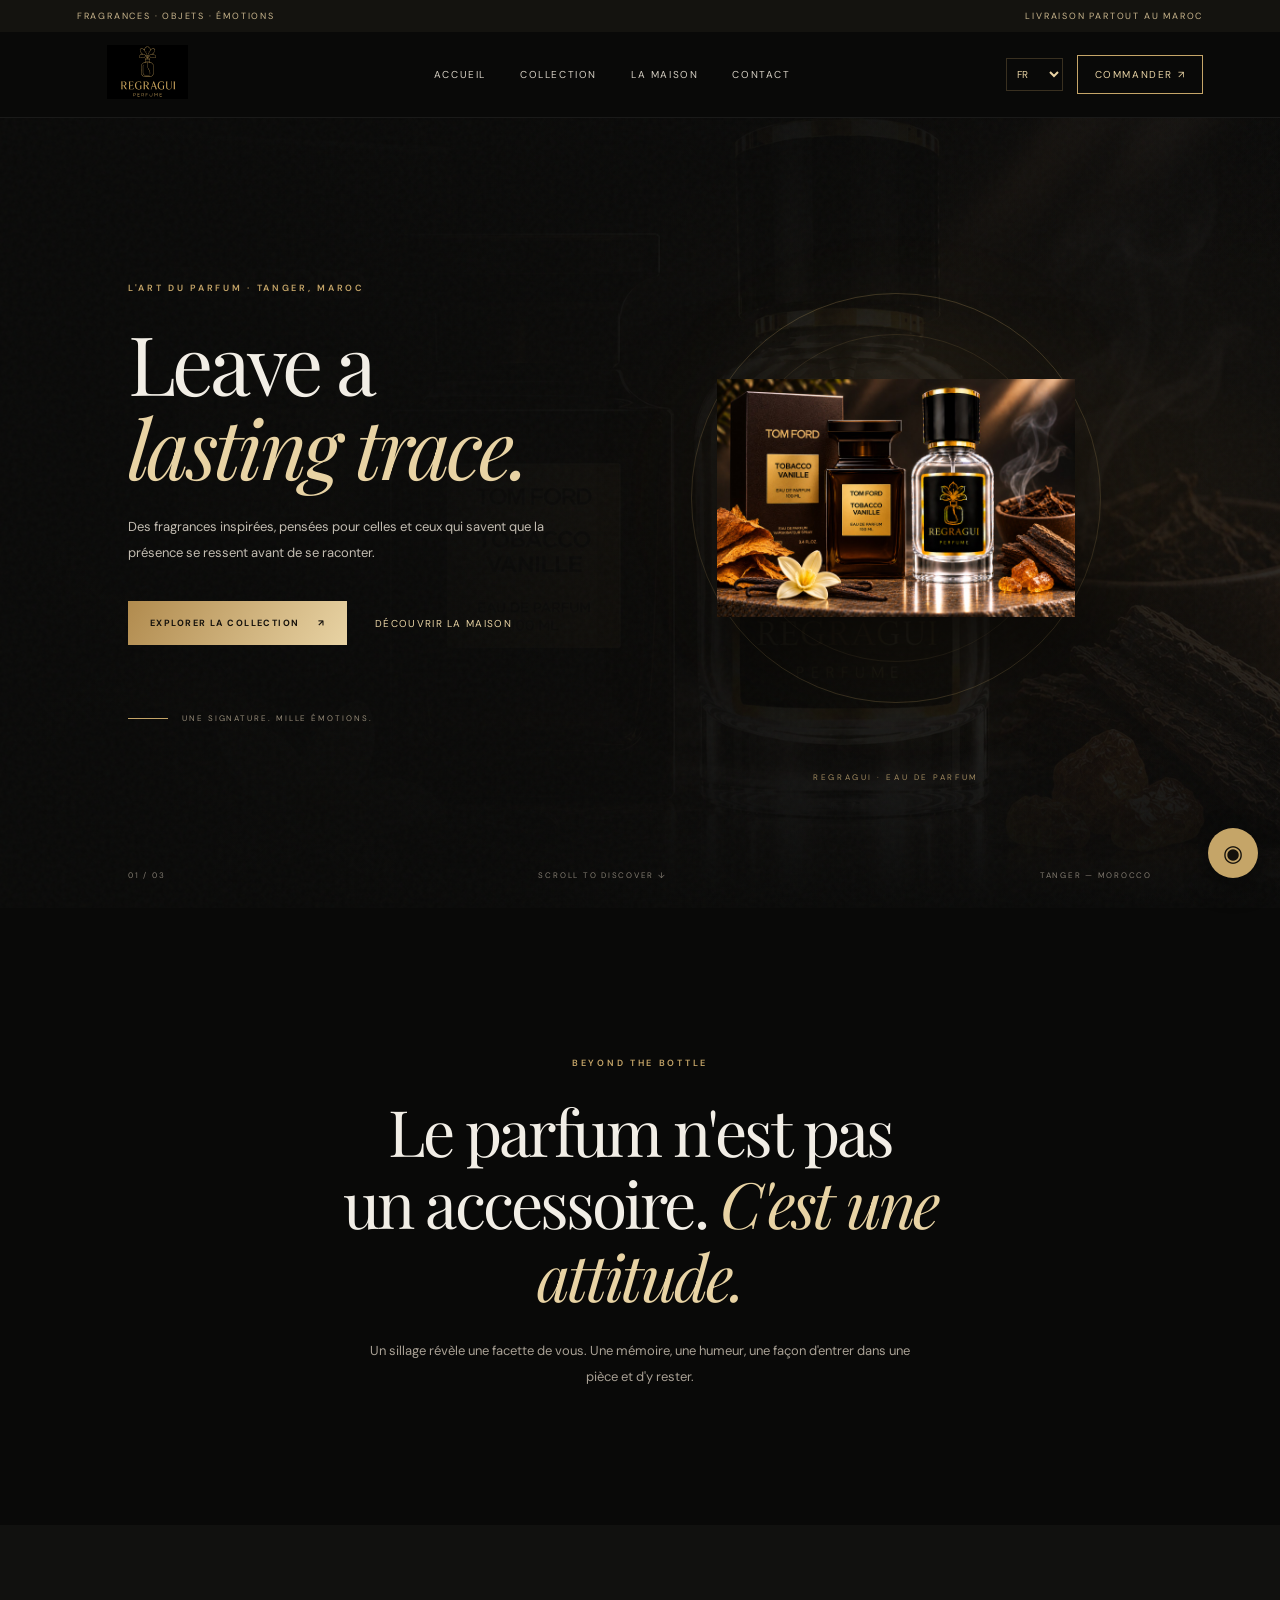
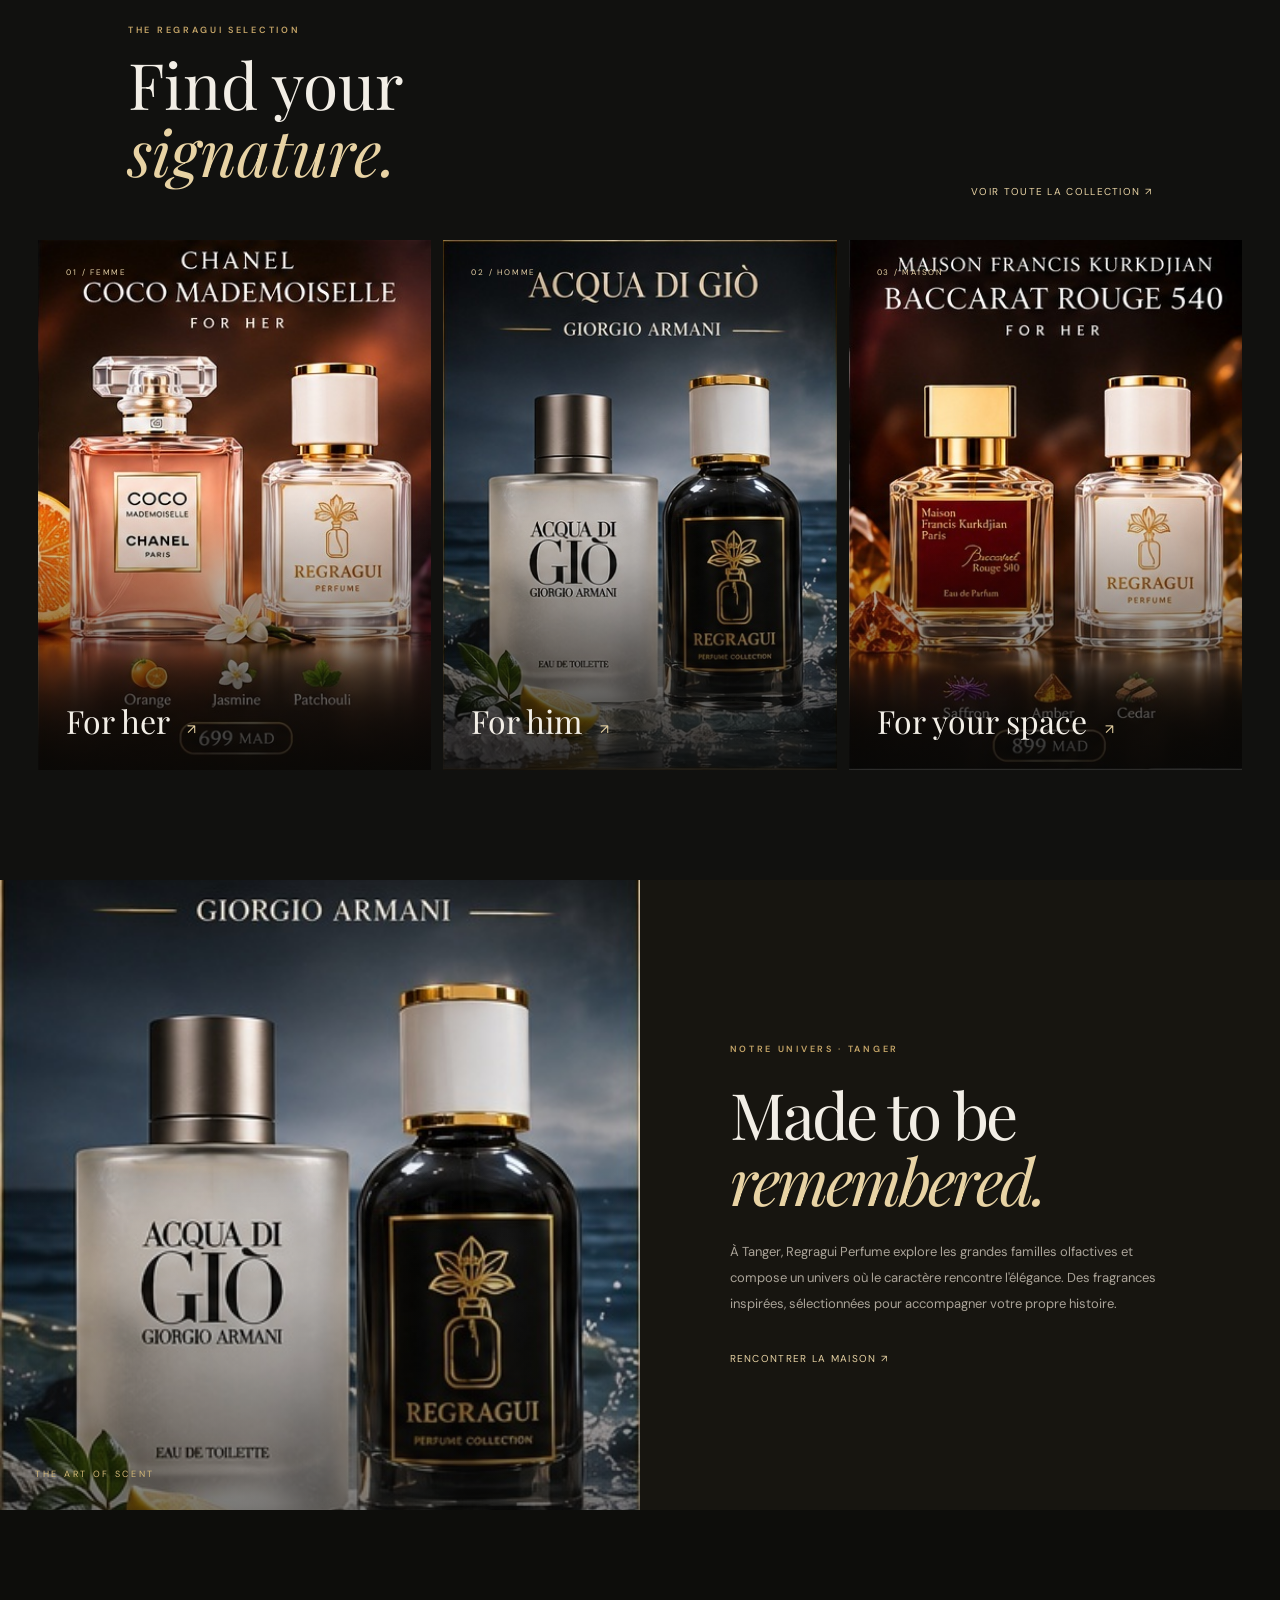
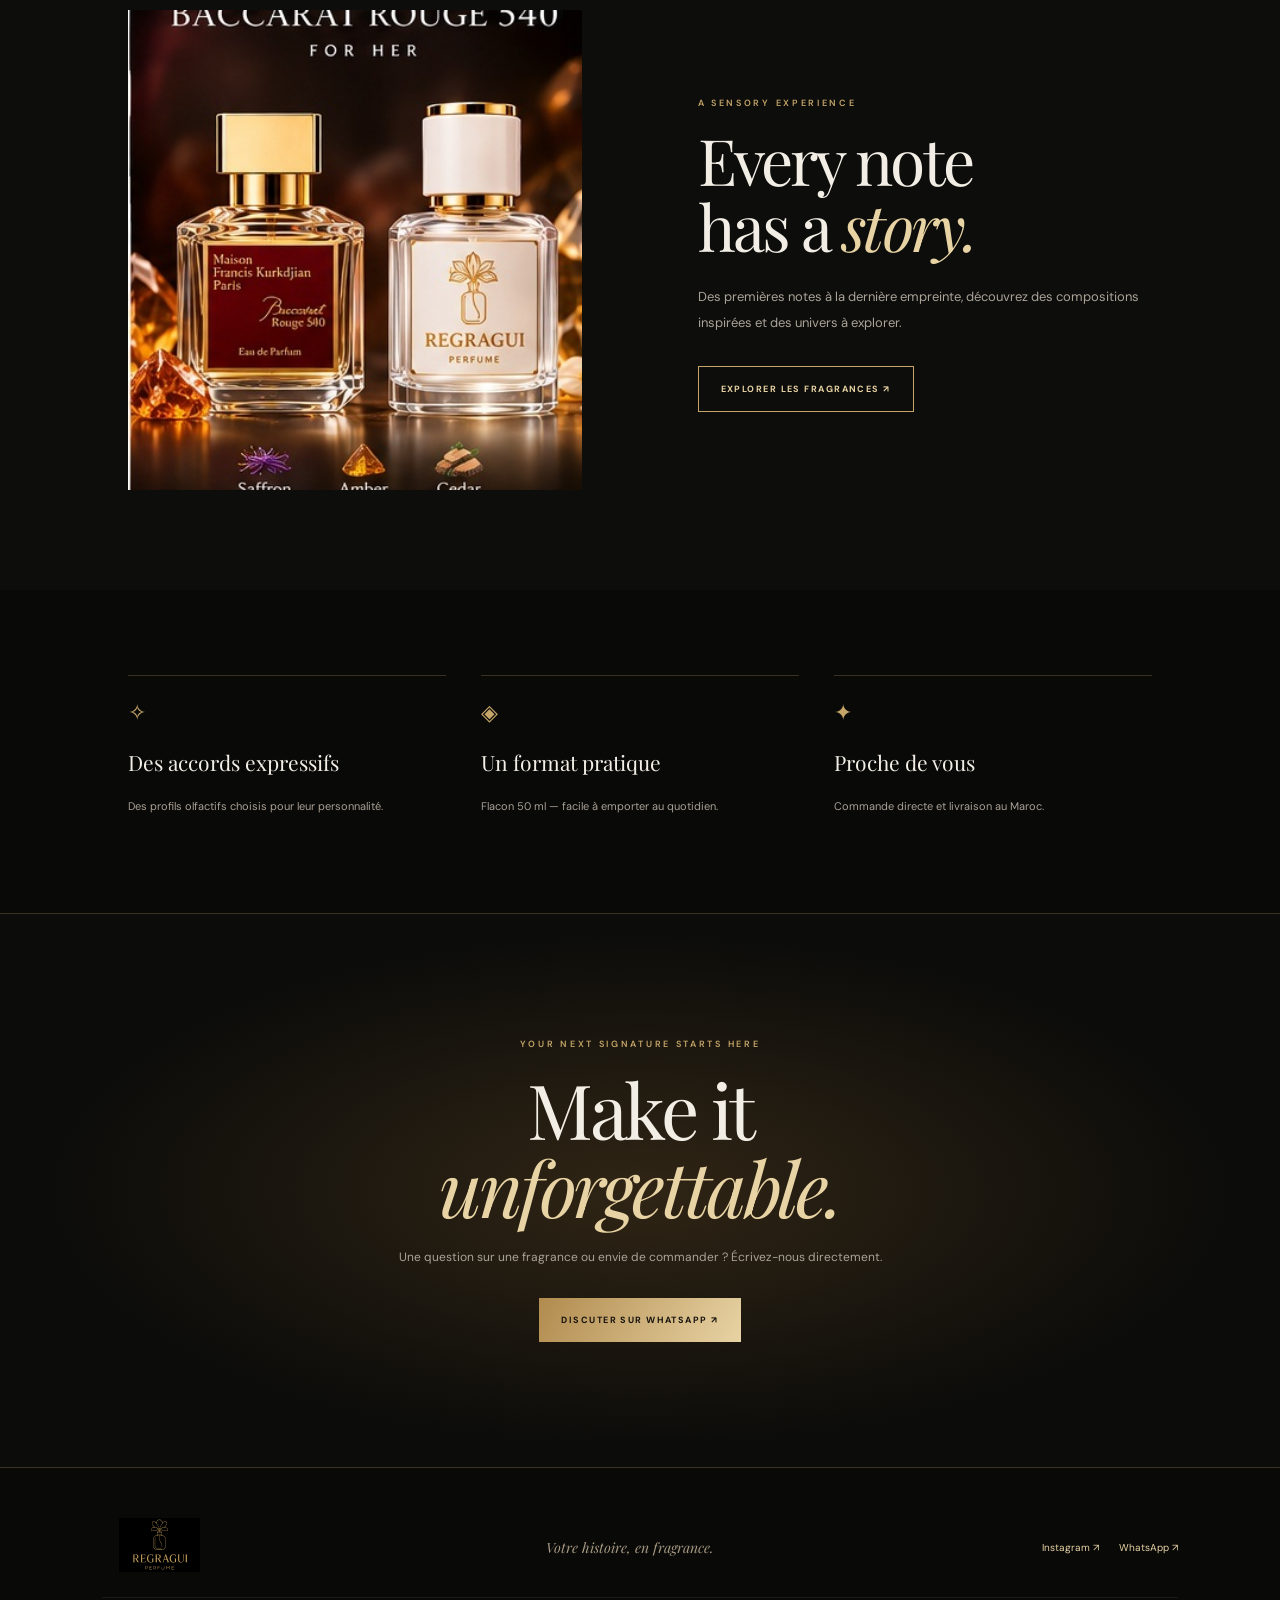
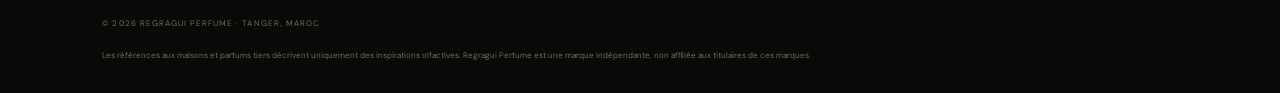
<file: index.html>
<!doctype html>
<html lang="fr">
<head>
<meta charset="utf-8"><meta name="viewport" content="width=device-width,initial-scale=1"><meta name="theme-color" content="#090908">
<meta name="description" content="Regragui Perfume — fragrances inspirées, imaginées à Tanger, Maroc."><title>REGRAGUI — The art of leaving a trace</title>
<link rel="preconnect" href="https://fonts.googleapis.com"><link rel="preconnect" href="https://fonts.gstatic.com" crossorigin>
<link href="https://fonts.googleapis.com/css2?family=DM+Sans:wght@400;500;600;700&family=Playfair+Display:ital,wght@0,400;0,500;0,600;1,400;1,500&display=swap" rel="stylesheet">
<link rel="stylesheet" href="styles.css">
</head>
<body class="preview-v2">
<div class="preloader" id="preloader"><img class="preloader-logo" src="assets/regragui-official-logo.svg" alt="Regragui Perfume"><span class="preloader-line"></span><small>THE ART OF FRAGRANCE · TANGER</small></div>
<div class="announcement"><span>FRAGRANCES · OBJETS · ÉMOTIONS</span><span>Livraison partout au Maroc</span></div>
<header class="site-header">
<a class="brand" href="#home"><img class="brand-logo" src="assets/regragui-official-logo.svg" alt="Regragui Perfume"></a>
<button class="menu-toggle" id="menuToggle" aria-label="Menu" aria-expanded="false">☰</button>
<nav class="main-nav" id="mainNav"><a href="#home">Accueil</a><a href="catalogue.html#collection">Collection</a><a href="#story">La maison</a><a href="#contact">Contact</a></nav>
<div class="header-actions"><label class="language-label" for="languageSelect">Language</label><select id="languageSelect" aria-label="Language"><option value="fr">FR</option><option value="ar">عربي</option><option value="en">EN</option></select><a class="header-order" href="https://wa.me/212766384091" target="_blank" rel="noopener">Commander ↗</a></div>
</header>
<main>
<section class="hero hero-video-background" id="home">
<video class="hero-background-video" autoplay muted loop playsinline preload="metadata" poster="assets/tom-ford-tobacco-vanille-top-seller.jpg"><source src="assets/regragui-hero-background.mov"></video>
<div class="hero-film"></div><div class="hero-grain"></div>
<div class="hero-copy reveal"><p class="eyebrow">L'ART DU PARFUM · TANGER, MAROC</p><h1>Leave a<br><em>lasting trace.</em></h1><p class="hero-description">Des fragrances inspirées, pensées pour celles et ceux qui savent que la présence se ressent avant de se raconter.</p>
<div class="hero-buttons"><a class="button button-gold" href="catalogue.html#collection">Explorer la collection <span>↗</span></a><a class="text-link" href="#story">Découvrir la maison</a></div>
<div class="hero-signature"><i></i><span>UNE SIGNATURE. MILLE ÉMOTIONS.</span></div></div>
<div class="hero-object reveal"><div class="orbit orbit-a"></div><div class="orbit orbit-b"></div><div class="object-light"></div><img src="assets/tom-ford-tobacco-vanille-top-seller.jpg" alt="Flacon Regragui Perfume" class="hero-bottle-photo"><span class="object-caption">REGRAGUI · EAU DE PARFUM</span></div>
<div class="hero-bottom"><span>01 / 03</span><span>SCROLL TO DISCOVER ↓</span><span>TANGER — MOROCCO</span></div>
</section>
<section class="manifesto section-wrap reveal"><p class="eyebrow">BEYOND THE BOTTLE</p><h2>Le parfum n'est pas<br>un accessoire. <em>C'est une attitude.</em></h2><p>Un sillage révèle une facette de vous. Une mémoire, une humeur, une façon d'entrer dans une pièce et d'y rester.</p></section>
<section class="signature-section">
<div class="signature-heading section-wrap reveal"><div><p class="eyebrow">THE REGRAGUI SELECTION</p><h2>Find your<br><em>signature.</em></h2></div><a class="text-link" href="catalogue.html#collection">Voir toute la collection ↗</a></div>
<div class="signature-grid">
<a class="signature-tile tile-women reveal" href="catalogue.html#collection"><img src="assets/chanel-coco-mademoiselle.jpg" alt="Collection féminine Regragui"><span class="tile-index">01 / FEMME</span><span class="tile-title">For her <i>↗</i></span></a>
<a class="signature-tile tile-men reveal" href="catalogue.html#collection"><img src="assets/armani-acqua-di-gio.jpg" alt="Collection masculine Regragui"><span class="tile-index">02 / HOMME</span><span class="tile-title">For him <i>↗</i></span></a>
<a class="signature-tile tile-home reveal" href="catalogue.html#collection"><img src="assets/maison-francis-kurkdjian-baccarat-rouge-540.jpg" alt="Collection maison Regragui"><span class="tile-index">03 / MAISON</span><span class="tile-title">For your space <i>↗</i></span></a>
</div></section>
<section class="craft-section" id="story"><div class="craft-image craft-photo reveal"><img src="assets/armani-acqua-di-gio.jpg" alt="L'univers olfactif Regragui"><span class="craft-image-caption">THE ART OF SCENT</span></div><div class="craft-copy reveal"><p class="eyebrow">NOTRE UNIVERS · TANGER</p><h2>Made to be<br><em>remembered.</em></h2><p>À Tanger, Regragui Perfume explore les grandes familles olfactives et compose un univers où le caractère rencontre l'élégance. Des fragrances inspirées, sélectionnées pour accompagner votre propre histoire.</p><a class="text-link" href="#contact">Rencontrer la maison ↗</a></div></section>
<section class="editorial-band"><div class="editorial-image reveal"><img src="assets/maison-francis-kurkdjian-baccarat-rouge-540.jpg" alt="L’univers parfumé Regragui"></div><div class="editorial-copy reveal"><p class="eyebrow">A SENSORY EXPERIENCE</p><h2>Every note<br>has a <em>story.</em></h2><p>Des premières notes à la dernière empreinte, découvrez des compositions inspirées et des univers à explorer.</p><a class="button button-outline" href="catalogue.html#collection">Explorer les fragrances ↗</a></div></section>
<section class="promise section-wrap"><div class="reveal"><span>✧</span><h3>Des accords expressifs</h3><p>Des profils olfactifs choisis pour leur personnalité.</p></div><div class="reveal"><span>◈</span><h3>Un format pratique</h3><p>Flacon 50 ml — facile à emporter au quotidien.</p></div><div class="reveal"><span>✦</span><h3>Proche de vous</h3><p>Commande directe et livraison au Maroc.</p></div></section>
<section class="contact-band reveal" id="contact"><p class="eyebrow">YOUR NEXT SIGNATURE STARTS HERE</p><h2>Make it<br><em>unforgettable.</em></h2><p>Une question sur une fragrance ou envie de commander ? Écrivez-nous directement.</p><a class="button button-gold" href="https://wa.me/212766384091?text=Salam%20Regragui%20Perfume%2C%20je%20souhaite%20avoir%20des%20informations." target="_blank" rel="noopener">Discuter sur WhatsApp ↗</a></section>
</main>
<footer class="site-footer"><a class="brand footer-brand" href="#home"><img class="brand-logo footer-logo" src="assets/regragui-official-logo.svg" alt="Regragui Perfume"></a><p>Votre histoire, en fragrance.</p><div class="footer-links"><a href="https://www.instagram.com/regraguiperfume/" target="_blank" rel="noopener">Instagram ↗</a><a href="https://wa.me/212766384091" target="_blank" rel="noopener">WhatsApp ↗</a></div><small>© <span id="year"></span> REGRAGUI PERFUME · TANGER, MAROC</small><small class="disclaimer">Les références aux maisons et parfums tiers décrivent uniquement des inspirations olfactives. Regragui Perfume est une marque indépendante, non affiliée aux titulaires de ces marques.</small></footer>
<a class="floating-whatsapp" href="https://wa.me/212766384091" target="_blank" rel="noopener" aria-label="WhatsApp">◉</a>
<script>
(()=> {
 const init=()=>{
  const preloader=document.getElementById('preloader');
  if(preloader) window.setTimeout(()=>preloader.classList.add('loaded'),650);
  const revealItems=[...document.querySelectorAll('.reveal')];
  if('IntersectionObserver' in window){
   const observer=new IntersectionObserver(entries=>{
    entries.forEach(entry=>{
     if(entry.isIntersecting){entry.target.classList.add('is-visible');observer.unobserve(entry.target);}
    });
   },{threshold:0.08,rootMargin:'0px 0px -30px 0px'});
   revealItems.forEach(el=>observer.observe(el));
  } else { revealItems.forEach(el=>el.classList.add('is-visible')); }
  const video=document.querySelector('.hero-background-video');
  if(video){
   video.muted=true;video.playsInline=true;video.loop=true;
   const play=video.play();if(play&&play.catch)play.catch(()=>{video.classList.add('video-unavailable');});
   video.addEventListener('error',()=>video.classList.add('video-unavailable'));
  }
  const year=document.getElementById('year');if(year)year.textContent=new Date().getFullYear();
 };
 if(document.readyState==='loading')document.addEventListener('DOMContentLoaded',init,{once:true});else init();
})();
</script><script src="script.js"></script>
</body></html>
</file>
<file: styles.css>
:root{--black:#090908;--panel:#11110f;--gold:#c5a568;--gold2:#e8d3a4;--ivory:#f2eee6;--muted:#aaa398;--line:rgba(197,165,104,.25);--serif:"Playfair Display",Georgia,serif;--sans:"DM Sans",Arial,sans-serif}*{box-sizing:border-box}html{scroll-behavior:smooth}body{margin:0;background:var(--black);color:var(--ivory);font:15px var(--sans)}a{color:inherit;text-decoration:none}.announcement{display:flex;justify-content:space-between;padding:10px 6vw;background:#14130f;color:#cbb78e;font-size:9px;letter-spacing:.2em;text-transform:uppercase}.site-header{height:86px;padding:0 6vw;display:flex;align-items:center;justify-content:space-between;border-bottom:1px solid #ffffff12;position:relative;z-index:8;background:#090908}.brand-logo{width:142px;height:auto;max-height:54px;object-fit:contain}.main-nav{display:flex;gap:34px}.main-nav a,.header-actions{font-size:10px;letter-spacing:.16em;text-transform:uppercase}.main-nav a{color:#d5cfc3;transition:color .3s}.main-nav a:hover,.footer-links a:hover{color:var(--gold2)}.header-actions{display:flex;align-items:center;gap:14px}.language-label{position:absolute;clip:rect(0,0,0,0)}select{background:#090908;color:var(--gold2);border:1px solid var(--line);padding:8px 6px;font:inherit}select option{background:#111;color:white}.header-order{border:1px solid var(--gold);padding:12px 17px;color:var(--gold2)}.menu-toggle{display:none;background:none;border:0;color:var(--gold);font-size:24px}.hero{height:min(850px,calc(100vh - 110px));min-height:690px;position:relative;display:grid;grid-template-columns:1fr 1fr;align-items:center;padding:65px 10vw 95px;overflow:hidden;background:radial-gradient(ellipse at 74% 46%,#3a2c19 0%,#17140f 28%,#090908 67%)}.hero-background-video{position:absolute;inset:0;width:100%;height:100%;object-fit:cover;opacity:.27;filter:brightness(.6) saturate(.65)}.hero-film{position:absolute;inset:0;background:linear-gradient(90deg,#090908 0%,rgba(9,9,8,.92) 36%,rgba(9,9,8,.28) 100%),linear-gradient(0deg,#090908 0%,transparent 22%,transparent 80%,#09090866)}.hero-grain{position:absolute;inset:0;opacity:.12;pointer-events:none;background-image:url("data:image/svg+xml,%3Csvg viewBox='0 0 180 180' xmlns='http://www.w3.org/2000/svg'%3E%3Cfilter id='n'%3E%3CfeTurbulence type='fractalNoise' baseFrequency='.9' numOctaves='3' stitchTiles='stitch'/%3E%3C/filter%3E%3Crect width='100%25' height='100%25' filter='url(%23n)' opacity='.24'/%3E%3C/svg%3E")}.hero-copy{position:relative;z-index:2;max-width:550px}.eyebrow{font-size:9px;letter-spacing:.3em;color:var(--gold);font-weight:600}.hero h1,.manifesto h2,.craft-copy h2,.editorial-copy h2,.contact-band h2{font:400 clamp(50px,6.4vw,88px)/1.03 var(--serif);letter-spacing:-.045em;margin:26px 0}.hero h1 em,.manifesto h2 em,.craft-copy h2 em,.editorial-copy h2 em,.contact-band h2 em{color:var(--gold2);font-weight:400}.hero-description{color:#c3bdb2;line-height:2;max-width:420px;font-size:13px}.hero-buttons{display:flex;align-items:center;gap:28px;margin-top:35px}.button{display:inline-flex;align-items:center;justify-content:center;gap:18px;padding:16px 22px;font-size:9px;letter-spacing:.16em;text-transform:uppercase;font-weight:700;transition:transform .35s,background .35s,letter-spacing .35s}.button:hover{transform:translateY(-4px);letter-spacing:.2em}.button-gold{background:linear-gradient(120deg,#b18b4e,#e8d3a4);color:#17130d}.button-outline{border:1px solid var(--gold);color:var(--gold2)}.text-link{font-size:10px;letter-spacing:.13em;color:var(--gold2);text-transform:uppercase}.hero-signature{display:flex;align-items:center;gap:14px;color:#968b78;font-size:8px;letter-spacing:.24em;margin-top:68px}.hero-signature i{width:40px;height:1px;background:var(--gold)}.hero-object{height:100%;min-height:480px;position:relative;display:grid;place-items:center;z-index:1}.hero-bottle-photo{position:relative;z-index:2;width:min(70%,390px);height:min(75%,570px);object-fit:contain;filter:drop-shadow(0 35px 50px #000c);animation:bottleFloat 7s ease-in-out infinite}.orbit{position:absolute;border:1px solid #c5a56840;border-radius:50%;width:min(80%,500px);aspect-ratio:1;animation:orbitPulse 8s ease-in-out infinite}.orbit-b{width:min(64%,390px);border-color:#c5a56824;animation-delay:-4s}.object-light{position:absolute;width:55%;aspect-ratio:1;border-radius:50%;background:#c69c4b26;filter:blur(65px);animation:lightBreath 6s ease-in-out infinite}.object-caption{position:absolute;bottom:5%;font-size:8px;letter-spacing:.32em;color:#a18b60}.hero-bottom{position:absolute;bottom:28px;left:10vw;right:10vw;display:flex;justify-content:space-between;color:#827b70;font-size:8px;letter-spacing:.22em}.section-wrap{padding-left:10vw;padding-right:10vw}.manifesto{text-align:center;padding-top:140px;padding-bottom:135px;max-width:1000px;margin:auto}.manifesto h2{font-size:clamp(38px,5vw,64px);line-height:1.13}.manifesto>p:last-child{max-width:560px;margin:25px auto 0;color:#a9a195;line-height:2;font-size:13px}.signature-section{padding:90px 0 110px;background:#11110f}.signature-heading{display:flex;align-items:end;justify-content:space-between;margin-bottom:42px}.signature-heading h2{font:400 clamp(42px,5vw,64px)/1.05 var(--serif);margin:14px 0}.signature-heading h2 em{color:var(--gold2)}.signature-grid{display:grid;grid-template-columns:1fr 1fr 1fr;gap:12px;padding:0 3vw}.signature-tile{height:530px;position:relative;overflow:hidden;background:#1b1812}.signature-tile:after{content:"";position:absolute;inset:0;background:linear-gradient(0deg,#080807d9,transparent 52%);transition:opacity .5s}.signature-tile img{width:100%;height:100%;object-fit:cover;transition:transform 1.2s cubic-bezier(.2,.7,.2,1),filter 1s}.signature-tile:hover img{transform:scale(1.07);filter:brightness(1.12)}.tile-index,.tile-title{position:absolute;z-index:1;left:28px}.tile-index{top:27px;font-size:8px;letter-spacing:.22em;color:#e6d2a7}.tile-title{bottom:28px;font:32px var(--serif)}.tile-title i{font:14px var(--sans);color:var(--gold2);margin-left:10px}.craft-section{display:grid;grid-template-columns:1fr 1fr;min-height:630px;background:#171510}.craft-image{position:relative;overflow:hidden;min-height:570px}.craft-photo img{position:absolute;width:100%;height:100%;object-fit:cover;inset:0;transition:transform 1.4s}.craft-photo:hover img{transform:scale(1.04)}.craft-photo:after{content:"";position:absolute;inset:0;background:linear-gradient(0deg,#09090888,transparent 55%)}.craft-image-caption{position:absolute;z-index:1;bottom:30px;left:35px;color:#d5b979;font-size:9px;letter-spacing:.3em}.craft-copy{padding:90px 9vw 80px 7vw;align-self:center}.craft-copy h2,.editorial-copy h2{font-size:clamp(42px,5vw,64px)}.craft-copy>p:not(.eyebrow),.editorial-copy>p:not(.eyebrow){color:#aaa398;line-height:2;font-size:13px;margin:25px 0 30px}.editorial-band{display:grid;grid-template-columns:1fr 1fr;align-items:center;background:#0d0d0b;padding:100px 10vw;gap:9vw}.editorial-image{height:480px;overflow:hidden}.editorial-image img{width:100%;height:100%;object-fit:cover;transition:transform 1.2s}.editorial-image:hover img{transform:scale(1.05)}.editorial-copy h2{margin:18px 0}.promise{display:grid;grid-template-columns:repeat(3,1fr);gap:35px;padding-top:85px;padding-bottom:85px}.promise>div{border-top:1px solid var(--line);padding-top:22px}.promise span{color:var(--gold);font-size:22px}.promise h3{font:21px var(--serif);font-weight:400}.promise p{font-size:11px;color:#a9a195;line-height:1.8}.contact-band{text-align:center;padding:115px 20px 125px;background:radial-gradient(ellipse at center,#302515,#0c0c0a 65%);border-top:1px solid var(--line);border-bottom:1px solid var(--line)}.contact-band h2{font-size:clamp(48px,6vw,76px);margin:20px 0}.contact-band>p:not(.eyebrow){color:#aaa398;font-size:12px;line-height:1.8;margin:0 auto 30px}.site-footer{padding:50px 8vw 30px;display:flex;align-items:center;justify-content:space-between;gap:20px;flex-wrap:wrap}.footer-logo{width:115px}.site-footer>p{font:italic 14px var(--serif);color:#a79a82}.footer-links{display:flex;gap:20px;font-size:10px;color:var(--gold2)}.site-footer>small{width:100%;border-top:1px solid #ffffff12;padding-top:20px;color:#716b60;font-size:8px;letter-spacing:.13em}.site-footer .disclaimer{border:0;padding-top:0;letter-spacing:0;line-height:1.8}.floating-whatsapp{position:fixed;right:22px;bottom:22px;width:50px;height:50px;border-radius:50%;display:grid;place-items:center;background:#c5a568;color:#14110b;font-size:23px;box-shadow:0 8px 25px #0008;z-index:10;animation:whatsPulse 3s ease-in-out infinite}.preloader{position:fixed;inset:0;background:#090908;z-index:99;display:flex;flex-direction:column;align-items:center;justify-content:center;gap:18px;transition:opacity .8s,visibility .8s}.preloader.loaded{opacity:0;visibility:hidden}.preloader-mark{font:58px var(--serif);color:var(--gold2)}.preloader-line{width:110px;height:1px;background:linear-gradient(90deg,transparent,var(--gold),transparent);animation:loadLine 1s ease-in-out infinite}.preloader small{font-size:8px;letter-spacing:.3em;color:#998b6d}.reveal{opacity:0;transform:translateY(32px);transition:opacity .9s ease,transform .9s cubic-bezier(.2,.7,.2,1)}.reveal.is-visible{opacity:1;transform:translateY(0)}@keyframes bottleFloat{0%,100%{transform:translateY(0) rotate(-1deg)}50%{transform:translateY(-18px) rotate(1deg)}}@keyframes orbitPulse{0%,100%{transform:scale(.96);opacity:.5}50%{transform:scale(1.04);opacity:1}}@keyframes lightBreath{0%,100%{opacity:.45;transform:scale(.9)}50%{opacity:.9;transform:scale(1.1)}}@keyframes whatsPulse{0%,100%{box-shadow:0 8px 25px #0008,0 0 0 0 #c5a56855}50%{box-shadow:0 8px 25px #0008,0 0 0 10px #c5a56800}}@keyframes loadLine{0%{transform:scaleX(.3);opacity:.4}50%{transform:scaleX(1);opacity:1}100%{transform:scaleX(.3);opacity:.4}}@media(prefers-reduced-motion:reduce){*,*:before,*:after{scroll-behavior:auto!important;animation-duration:.01ms!important;transition-duration:.01ms!important}.reveal{opacity:1;transform:none}}[dir=rtl] .hero-copy,[dir=rtl] .craft-copy{direction:rtl}[dir=rtl] .hero-bottom{direction:ltr}
@media(max-width:900px){.site-header{padding:0 4vw}.main-nav{gap:18px}.hero{padding-left:7vw;padding-right:7vw}.section-wrap{padding-left:7vw;padding-right:7vw}.signature-tile{height:420px}.editorial-band{padding:75px 7vw;gap:5vw}.hero-bottom{left:7vw;right:7vw}}
@media(max-width:650px){.announcement{font-size:7px;gap:8px}.site-header{height:72px}.brand-logo{width:116px}.menu-toggle{display:block;order:3}.main-nav{display:none;position:absolute;top:72px;left:0;right:0;background:#11110f;padding:22px 6vw;flex-direction:column;border-bottom:1px solid var(--line)}.main-nav.open{display:flex}.header-actions{margin-left:auto;margin-right:12px}.header-order{display:none}.hero{height:auto;min-height:930px;grid-template-columns:1fr;padding:75px 7vw 90px}.hero h1{font-size:57px}.hero-copy{max-width:100%}.hero-object{min-height:380px;margin-top:10px}.hero-bottle-photo{height:350px;width:75%}.hero-signature{margin-top:35px}.hero-bottom{bottom:20px;font-size:7px}.manifesto{padding-top:90px;padding-bottom:85px}.manifesto h2{font-size:38px}.signature-section{padding:65px 0 75px}.signature-heading{display:block}.signature-heading .text-link{display:inline-block;margin-top:12px}.signature-grid{grid-template-columns:1fr;padding:0 5vw;gap:12px}.signature-tile{height:440px}.craft-section{grid-template-columns:1fr}.craft-image{min-height:390px}.craft-copy{padding:65px 8vw 75px}.editorial-band{grid-template-columns:1fr;padding:70px 7vw;gap:35px}.editorial-image{height:360px}.promise{grid-template-columns:1fr;gap:22px;padding-top:60px;padding-bottom:60px}.promise>div{display:grid;grid-template-columns:35px 1fr;column-gap:12px}.promise span{grid-row:span 2}.promise h3{margin:0 0 5px}.promise p{margin:0}.contact-band{padding:80px 20px}.site-footer{justify-content:center;text-align:center;flex-direction:column}.site-footer>small{text-align:center}.footer-links{justify-content:center}}
/* Visible entrance motion for the first screen; scroll reveals remain progressive below. */
@keyframes heroRise{from{opacity:0;transform:translateY(24px)}to{opacity:1;transform:translateY(0)}}
.hero-copy .eyebrow{animation:heroRise .8s .12s both}
.hero-copy h1{animation:heroRise .9s .24s both}
.hero-copy .hero-description{animation:heroRise .9s .38s both}
.hero-copy .hero-buttons{animation:heroRise .9s .52s both}
.hero-object .orbit{animation:orbitPulse 7s ease-in-out infinite}
.hero-object .object-light{animation:lightBreath 5s ease-in-out infinite}
@media(prefers-reduced-motion:reduce){.hero-copy .eyebrow,.hero-copy h1,.hero-copy .hero-description,.hero-copy .hero-buttons{animation:none}}

/* Official full Regragui identity in the intro loader */
.preloader-logo{display:block;width:min(300px,68vw);height:auto;max-height:205px;object-fit:contain;filter:drop-shadow(0 0 18px #c6a15b22)}
</file>
